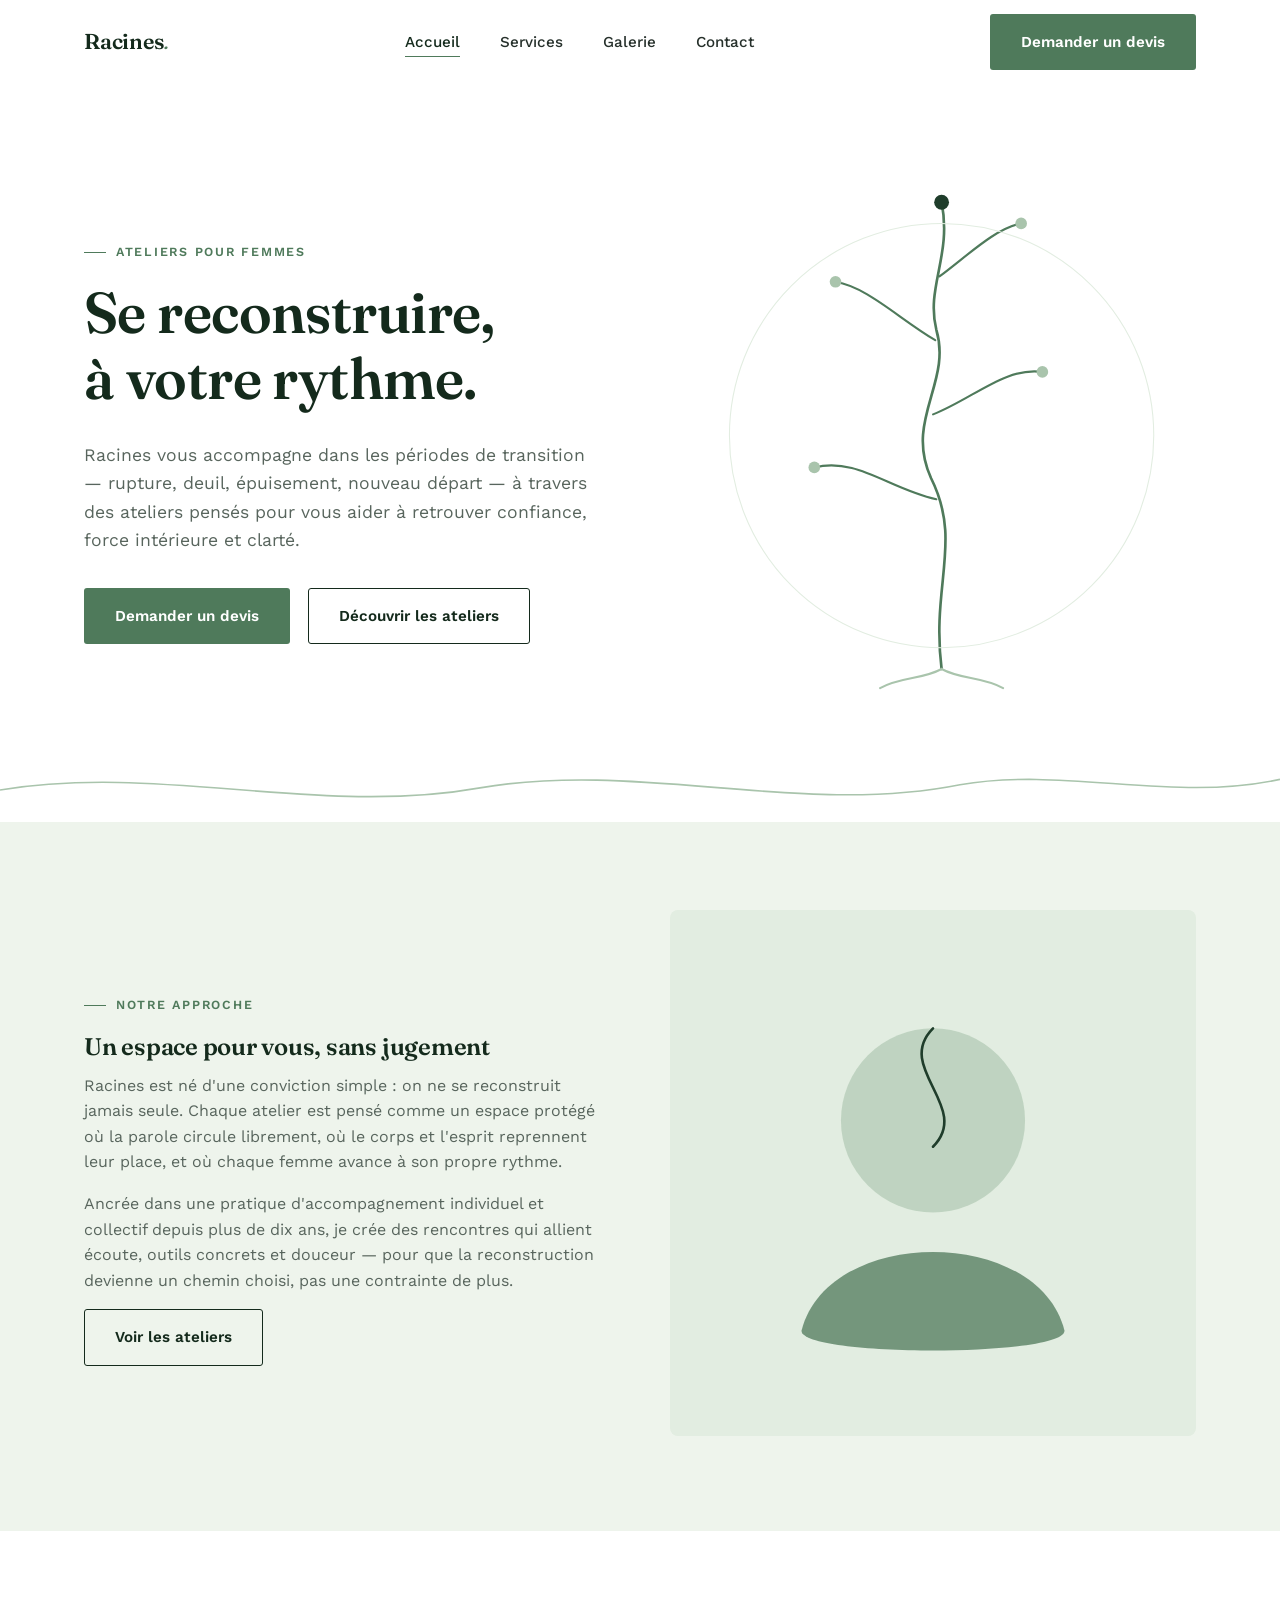
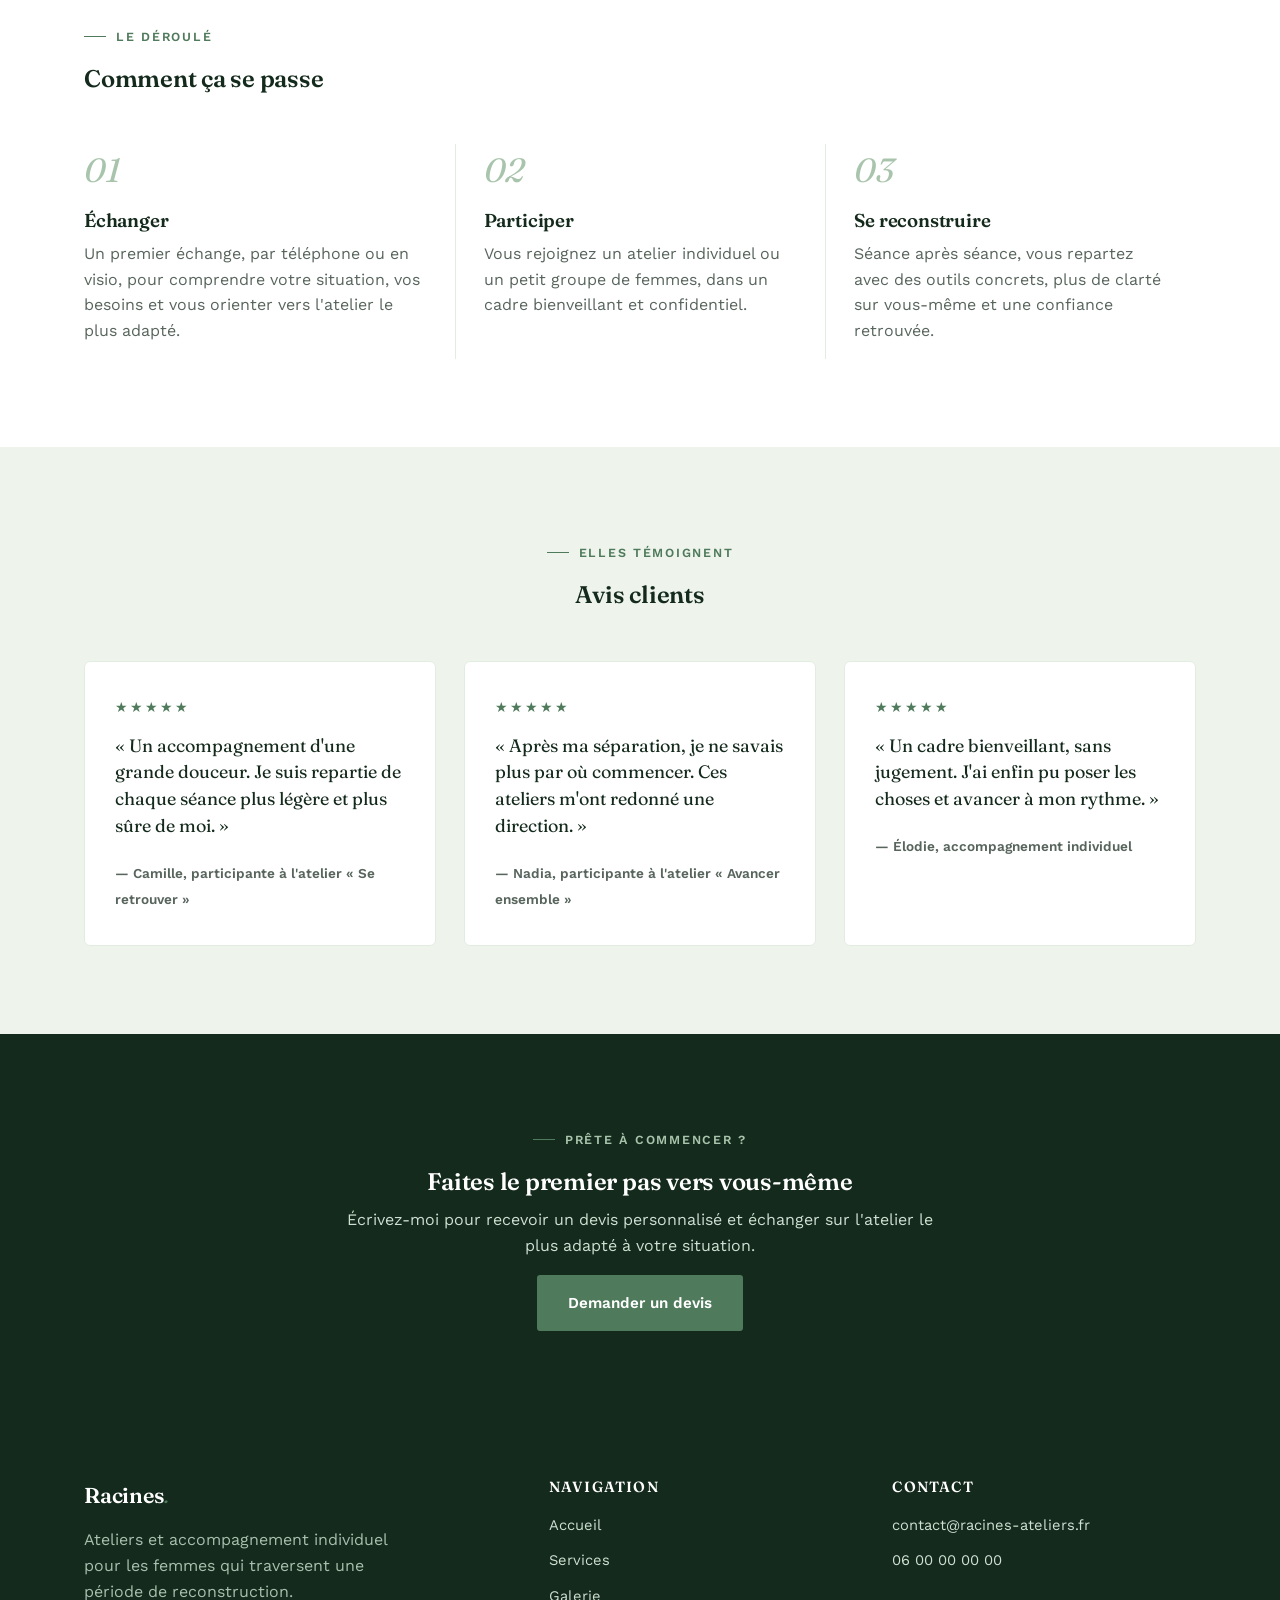
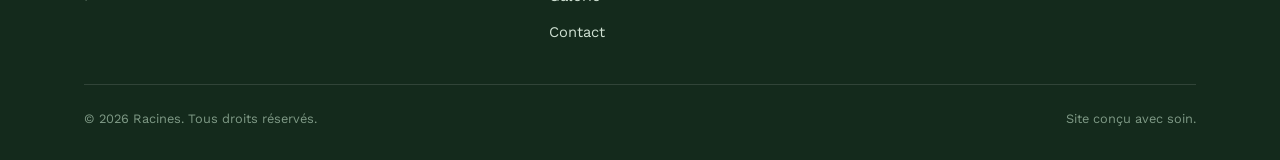
<file: index.html>
<!DOCTYPE html>
<html lang="fr">
<head>
<meta charset="UTF-8">
<meta name="viewport" content="width=device-width, initial-scale=1.0">
<title>Racines — Ateliers pour femmes en reconstruction</title>
<meta name="description" content="Racines accompagne les femmes qui traversent une période de transition à travers des ateliers pour retrouver confiance, force et clarté.">
<link rel="preconnect" href="https://fonts.googleapis.com">
<link rel="preconnect" href="https://fonts.gstatic.com" crossorigin>
<link href="https://fonts.googleapis.com/css2?family=Fraunces:ital,wght@0,300;0,500;0,600;1,400&family=Work+Sans:wght@400;500;600&display=swap" rel="stylesheet">
<link rel="stylesheet" href="style.css">
</head>
<body>

<header class="site-header">
  <div class="container">
    <a href="index.html" class="logo">Racines<span>.</span></a>
    <nav>
      <ul class="nav-links">
        <li><a href="index.html" aria-current="page">Accueil</a></li>
        <li><a href="services.html">Services</a></li>
        <li><a href="galerie.html">Galerie</a></li>
        <li><a href="contact.html">Contact</a></li>
      </ul>
    </nav>
    <div class="nav-cta">
      <a href="contact.html" class="btn btn-primary">Demander un devis</a>
      <button class="nav-toggle" aria-label="Ouvrir le menu" aria-expanded="false">
        <span></span><span></span><span></span>
      </button>
    </div>
  </div>
</header>

<main>

  <!-- HERO -->
  <section class="hero">
    <div class="container">
      <div class="hero-text">
        <p class="eyebrow">Ateliers pour femmes</p>
        <h1>Se reconstruire,<br>à votre rythme.</h1>
        <p class="lede">Racines vous accompagne dans les périodes de transition — rupture, deuil, épuisement, nouveau départ — à travers des ateliers pensés pour vous aider à retrouver confiance, force intérieure et clarté.</p>
        <div class="hero-actions">
          <a href="contact.html" class="btn btn-primary">Demander un devis</a>
          <a href="services.html" class="btn btn-ghost">Découvrir les ateliers</a>
        </div>
      </div>
      <div class="hero-art" aria-hidden="true">
        <svg viewBox="0 0 480 480" fill="none" xmlns="http://www.w3.org/2000/svg">
          <path d="M240,460 C230,380 260,340 230,280 C205,225 250,190 235,140 C225,100 250,70 240,20"
                stroke="#4f7a5b" stroke-width="2.5" stroke-linecap="round"/>
          <path d="M240,460 C222,470 202,467 182,478" stroke="#a9c4ac" stroke-width="2" stroke-linecap="round"/>
          <path d="M240,460 C258,470 278,467 298,478" stroke="#a9c4ac" stroke-width="2" stroke-linecap="round"/>
          <path d="M235,300 C190,290 160,260 120,270" stroke="#4f7a5b" stroke-width="2" stroke-linecap="round"/>
          <path d="M232,220 C270,205 300,175 335,180" stroke="#4f7a5b" stroke-width="2" stroke-linecap="round"/>
          <path d="M234,150 C200,130 170,100 140,95" stroke="#4f7a5b" stroke-width="2" stroke-linecap="round"/>
          <path d="M238,90 C265,70 290,45 315,40" stroke="#4f7a5b" stroke-width="2" stroke-linecap="round"/>
          <circle cx="120" cy="270" r="5.5" fill="#a9c4ac"/>
          <circle cx="335" cy="180" r="5.5" fill="#a9c4ac"/>
          <circle cx="140" cy="95" r="5.5" fill="#a9c4ac"/>
          <circle cx="315" cy="40" r="5.5" fill="#a9c4ac"/>
          <circle cx="240" cy="20" r="7" fill="#1f3d2b"/>
          <circle cx="240" cy="240" r="200" stroke="#e2ede1" stroke-width="1"/>
        </svg>
      </div>
    </div>
  </section>

  <svg class="branch-divider" viewBox="0 0 1200 60" preserveAspectRatio="none" aria-hidden="true">
    <path d="M0,30 C150,5 300,55 450,28 C600,2 750,55 900,25 C1000,8 1100,42 1200,20"
          fill="none" stroke-width="1.5"/>
  </svg>

  <!-- PHILOSOPHIE -->
  <section class="bg-mist">
    <div class="container">
      <div class="grid grid-2" style="align-items:center; gap:60px;">
        <div class="reveal">
          <p class="eyebrow">Notre approche</p>
          <h2>Un espace pour vous, sans jugement</h2>
          <p>Racines est né d'une conviction simple&nbsp;: on ne se reconstruit jamais seule. Chaque atelier est pensé comme un espace protégé où la parole circule librement, où le corps et l'esprit reprennent leur place, et où chaque femme avance à son propre rythme.</p>
          <p>Ancrée dans une pratique d'accompagnement individuel et collectif depuis plus de dix ans, je crée des rencontres qui allient écoute, outils concrets et douceur — pour que la reconstruction devienne un chemin choisi, pas une contrainte de plus.</p>
          <a href="services.html" class="btn btn-ghost">Voir les ateliers</a>
        </div>
        <div class="reveal" aria-hidden="true">
          <svg viewBox="0 0 400 400" width="100%" xmlns="http://www.w3.org/2000/svg">
            <rect x="0" y="0" width="400" height="400" rx="6" fill="#e2ede1"/>
            <circle cx="200" cy="160" r="70" fill="#a9c4ac" opacity="0.6"/>
            <path d="M100,320 C120,240 280,240 300,320 C300,340 100,340 100,320 Z" fill="#4f7a5b" opacity="0.75"/>
            <path d="M200,90 C170,120 230,150 200,180" stroke="#1f3d2b" stroke-width="2" fill="none" stroke-linecap="round"/>
          </svg>
        </div>
      </div>
    </div>
  </section>

  <!-- COMMENT CA SE PASSE -->
  <section>
    <div class="container">
      <div class="section-head reveal">
        <p class="eyebrow">Le déroulé</p>
        <h2>Comment ça se passe</h2>
      </div>
      <div class="steps">
        <div class="step reveal">
          <span class="num">01</span>
          <h3>Échanger</h3>
          <p>Un premier échange, par téléphone ou en visio, pour comprendre votre situation, vos besoins et vous orienter vers l'atelier le plus adapté.</p>
        </div>
        <div class="step reveal">
          <span class="num">02</span>
          <h3>Participer</h3>
          <p>Vous rejoignez un atelier individuel ou un petit groupe de femmes, dans un cadre bienveillant et confidentiel.</p>
        </div>
        <div class="step reveal">
          <span class="num">03</span>
          <h3>Se reconstruire</h3>
          <p>Séance après séance, vous repartez avec des outils concrets, plus de clarté sur vous-même et une confiance retrouvée.</p>
        </div>
      </div>
    </div>
  </section>

  <!-- AVIS CLIENTS -->
  <section class="bg-mist">
    <div class="container">
      <div class="section-head center reveal">
        <p class="eyebrow" style="justify-content:center;">Elles témoignent</p>
        <h2>Avis clients</h2>
      </div>
      <div class="grid grid-3">
        <div class="testimonial reveal">
          <div class="stars">★★★★★</div>
          <blockquote>« Un accompagnement d'une grande douceur. Je suis repartie de chaque séance plus légère et plus sûre de moi. »</blockquote>
          <cite>— Camille, participante à l'atelier « Se retrouver »</cite>
        </div>
        <div class="testimonial reveal">
          <div class="stars">★★★★★</div>
          <blockquote>« Après ma séparation, je ne savais plus par où commencer. Ces ateliers m'ont redonné une direction. »</blockquote>
          <cite>— Nadia, participante à l'atelier « Avancer ensemble »</cite>
        </div>
        <div class="testimonial reveal">
          <div class="stars">★★★★★</div>
          <blockquote>« Un cadre bienveillant, sans jugement. J'ai enfin pu poser les choses et avancer à mon rythme. »</blockquote>
          <cite>— Élodie, accompagnement individuel</cite>
        </div>
      </div>
    </div>
  </section>

  <!-- CTA FINAL -->
  <section class="bg-forest">
    <div class="container" style="text-align:center; max-width:640px;">
      <p class="eyebrow" style="justify-content:center; color:#a9c4ac;">Prête à commencer&nbsp;?</p>
      <h2>Faites le premier pas vers vous-même</h2>
      <p>Écrivez-moi pour recevoir un devis personnalisé et échanger sur l'atelier le plus adapté à votre situation.</p>
      <a href="contact.html" class="btn btn-primary">Demander un devis</a>
    </div>
  </section>

</main>

<footer class="site-footer">
  <div class="container">
    <div class="footer-top">
      <div>
        <a href="index.html" class="logo">Racines<span>.</span></a>
        <p>Ateliers et accompagnement individuel pour les femmes qui traversent une période de reconstruction.</p>
      </div>
      <div class="footer-col">
        <h4>Navigation</h4>
        <ul>
          <li><a href="index.html">Accueil</a></li>
          <li><a href="services.html">Services</a></li>
          <li><a href="galerie.html">Galerie</a></li>
          <li><a href="contact.html">Contact</a></li>
        </ul>
      </div>
      <div class="footer-col">
        <h4>Contact</h4>
        <ul>
          <li><a href="mailto:contact@racines-ateliers.fr">contact@racines-ateliers.fr</a></li>
          <li><a href="tel:+33600000000">06 00 00 00 00</a></li>
        </ul>
      </div>
    </div>
    <div class="footer-bottom">
      <span>© 2026 Racines. Tous droits réservés.</span>
      <span>Site conçu avec soin.</span>
    </div>
  </div>
</footer>

<script src="script.js"></script>
</body>
</html>
</file>
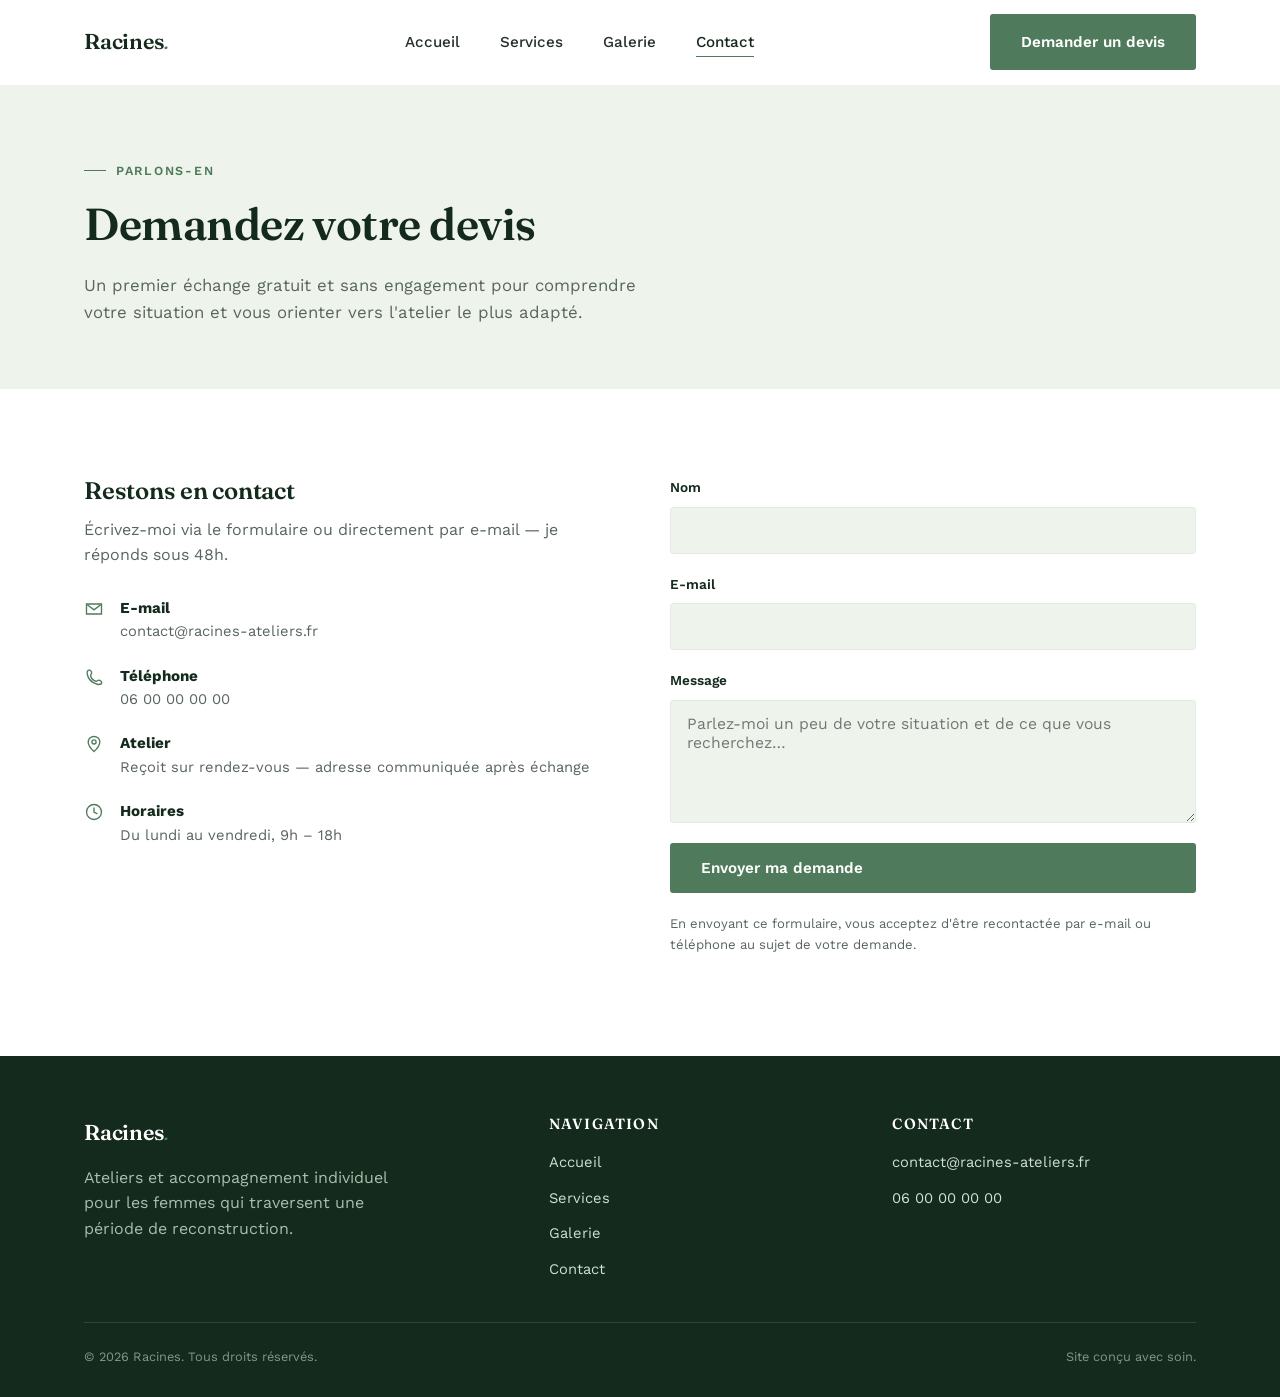
<file: contact.html>
<!DOCTYPE html>
<html lang="fr">
<head>
<meta charset="UTF-8">
<meta name="viewport" content="width=device-width, initial-scale=1.0">
<title>Contact — Racines, ateliers pour femmes</title>
<meta name="description" content="Contactez Racines pour demander un devis ou échanger sur l'atelier le plus adapté à votre situation.">
<link rel="preconnect" href="https://fonts.googleapis.com">
<link rel="preconnect" href="https://fonts.gstatic.com" crossorigin>
<link href="https://fonts.googleapis.com/css2?family=Fraunces:ital,wght@0,300;0,500;0,600;1,400&family=Work+Sans:wght@400;500;600&display=swap" rel="stylesheet">
<link rel="stylesheet" href="style.css">
</head>
<body>

<header class="site-header">
  <div class="container">
    <a href="index.html" class="logo">Racines<span>.</span></a>
    <nav>
      <ul class="nav-links">
        <li><a href="index.html">Accueil</a></li>
        <li><a href="services.html">Services</a></li>
        <li><a href="galerie.html">Galerie</a></li>
        <li><a href="contact.html" aria-current="page">Contact</a></li>
      </ul>
    </nav>
    <div class="nav-cta">
      <a href="contact.html" class="btn btn-primary">Demander un devis</a>
      <button class="nav-toggle" aria-label="Ouvrir le menu" aria-expanded="false">
        <span></span><span></span><span></span>
      </button>
    </div>
  </div>
</header>

<main>

  <section class="page-header">
    <div class="container">
      <p class="eyebrow">Parlons-en</p>
      <h1>Demandez votre devis</h1>
      <p class="lede">Un premier échange gratuit et sans engagement pour comprendre votre situation et vous orienter vers l'atelier le plus adapté.</p>
    </div>
  </section>

  <section>
    <div class="container">
      <div class="contact-wrap">

        <div class="reveal">
          <h2>Restons en contact</h2>
          <p>Écrivez-moi via le formulaire ou directement par e-mail — je réponds sous 48h.</p>
          <ul class="info-list">
            <li>
              <svg class="ico" viewBox="0 0 24 24" fill="none" xmlns="http://www.w3.org/2000/svg"><path d="M3,6 L21,6 L21,18 L3,18 Z" stroke="currentColor" stroke-width="1.6"/><path d="M4,7 L12,13 L20,7" stroke="currentColor" stroke-width="1.6"/></svg>
              <span><strong>E-mail</strong><span>contact@racines-ateliers.fr</span></span>
            </li>
            <li>
              <svg class="ico" viewBox="0 0 24 24" fill="none" xmlns="http://www.w3.org/2000/svg"><path d="M5,4 C5,4 8,3 9,6 C10,9 7,9 8,11 C9,14 11,16 14,17 C16,18 16,15 19,16 C22,17 21,20 21,20 C21,20 18,22 14,20 C9,18 5,14 4,9 C3,6 5,4 5,4 Z" stroke="currentColor" stroke-width="1.6" stroke-linejoin="round"/></svg>
              <span><strong>Téléphone</strong><span>06 00 00 00 00</span></span>
            </li>
            <li>
              <svg class="ico" viewBox="0 0 24 24" fill="none" xmlns="http://www.w3.org/2000/svg"><path d="M12,21 C12,21 5,14.5 5,9.5 C5,5.9 8.1,3 12,3 C15.9,3 19,5.9 19,9.5 C19,14.5 12,21 12,21 Z" stroke="currentColor" stroke-width="1.6"/><circle cx="12" cy="9.5" r="2.5" stroke="currentColor" stroke-width="1.6"/></svg>
              <span><strong>Atelier</strong><span>Reçoit sur rendez-vous — adresse communiquée après échange</span></span>
            </li>
            <li>
              <svg class="ico" viewBox="0 0 24 24" fill="none" xmlns="http://www.w3.org/2000/svg"><circle cx="12" cy="12" r="9" stroke="currentColor" stroke-width="1.6"/><path d="M12,7 L12,12 L15.5,14" stroke="currentColor" stroke-width="1.6" stroke-linecap="round"/></svg>
              <span><strong>Horaires</strong><span>Du lundi au vendredi, 9h – 18h</span></span>
            </li>
          </ul>
        </div>

        <div class="reveal">
          <form class="contact-form" novalidate>
            <div class="field">
              <label for="nom">Nom</label>
              <input type="text" id="nom" name="nom" autocomplete="name" required>
            </div>
            <div class="field">
              <label for="email">E-mail</label>
              <input type="email" id="email" name="email" autocomplete="email" required>
            </div>
            <div class="field">
              <label for="message">Message</label>
              <textarea id="message" name="message" rows="5" required placeholder="Parlez-moi un peu de votre situation et de ce que vous recherchez…"></textarea>
            </div>
            <button type="submit" class="btn btn-primary">Envoyer ma demande</button>
            <p class="form-note">En envoyant ce formulaire, vous acceptez d'être recontactée par e-mail ou téléphone au sujet de votre demande.</p>
            <div class="form-success" role="status">
              <span>✓ Merci ! Votre message a bien été envoyé, je reviens vers vous sous 48h.</span>
            </div>
          </form>
        </div>

      </div>
    </div>
  </section>

</main>

<footer class="site-footer">
  <div class="container">
    <div class="footer-top">
      <div>
        <a href="index.html" class="logo">Racines<span>.</span></a>
        <p>Ateliers et accompagnement individuel pour les femmes qui traversent une période de reconstruction.</p>
      </div>
      <div class="footer-col">
        <h4>Navigation</h4>
        <ul>
          <li><a href="index.html">Accueil</a></li>
          <li><a href="services.html">Services</a></li>
          <li><a href="galerie.html">Galerie</a></li>
          <li><a href="contact.html">Contact</a></li>
        </ul>
      </div>
      <div class="footer-col">
        <h4>Contact</h4>
        <ul>
          <li><a href="mailto:contact@racines-ateliers.fr">contact@racines-ateliers.fr</a></li>
          <li><a href="tel:+33600000000">06 00 00 00 00</a></li>
        </ul>
      </div>
    </div>
    <div class="footer-bottom">
      <span>© 2026 Racines. Tous droits réservés.</span>
      <span>Site conçu avec soin.</span>
    </div>
  </div>
</footer>

<script src="script.js"></script>
</body>
</html>
</file>
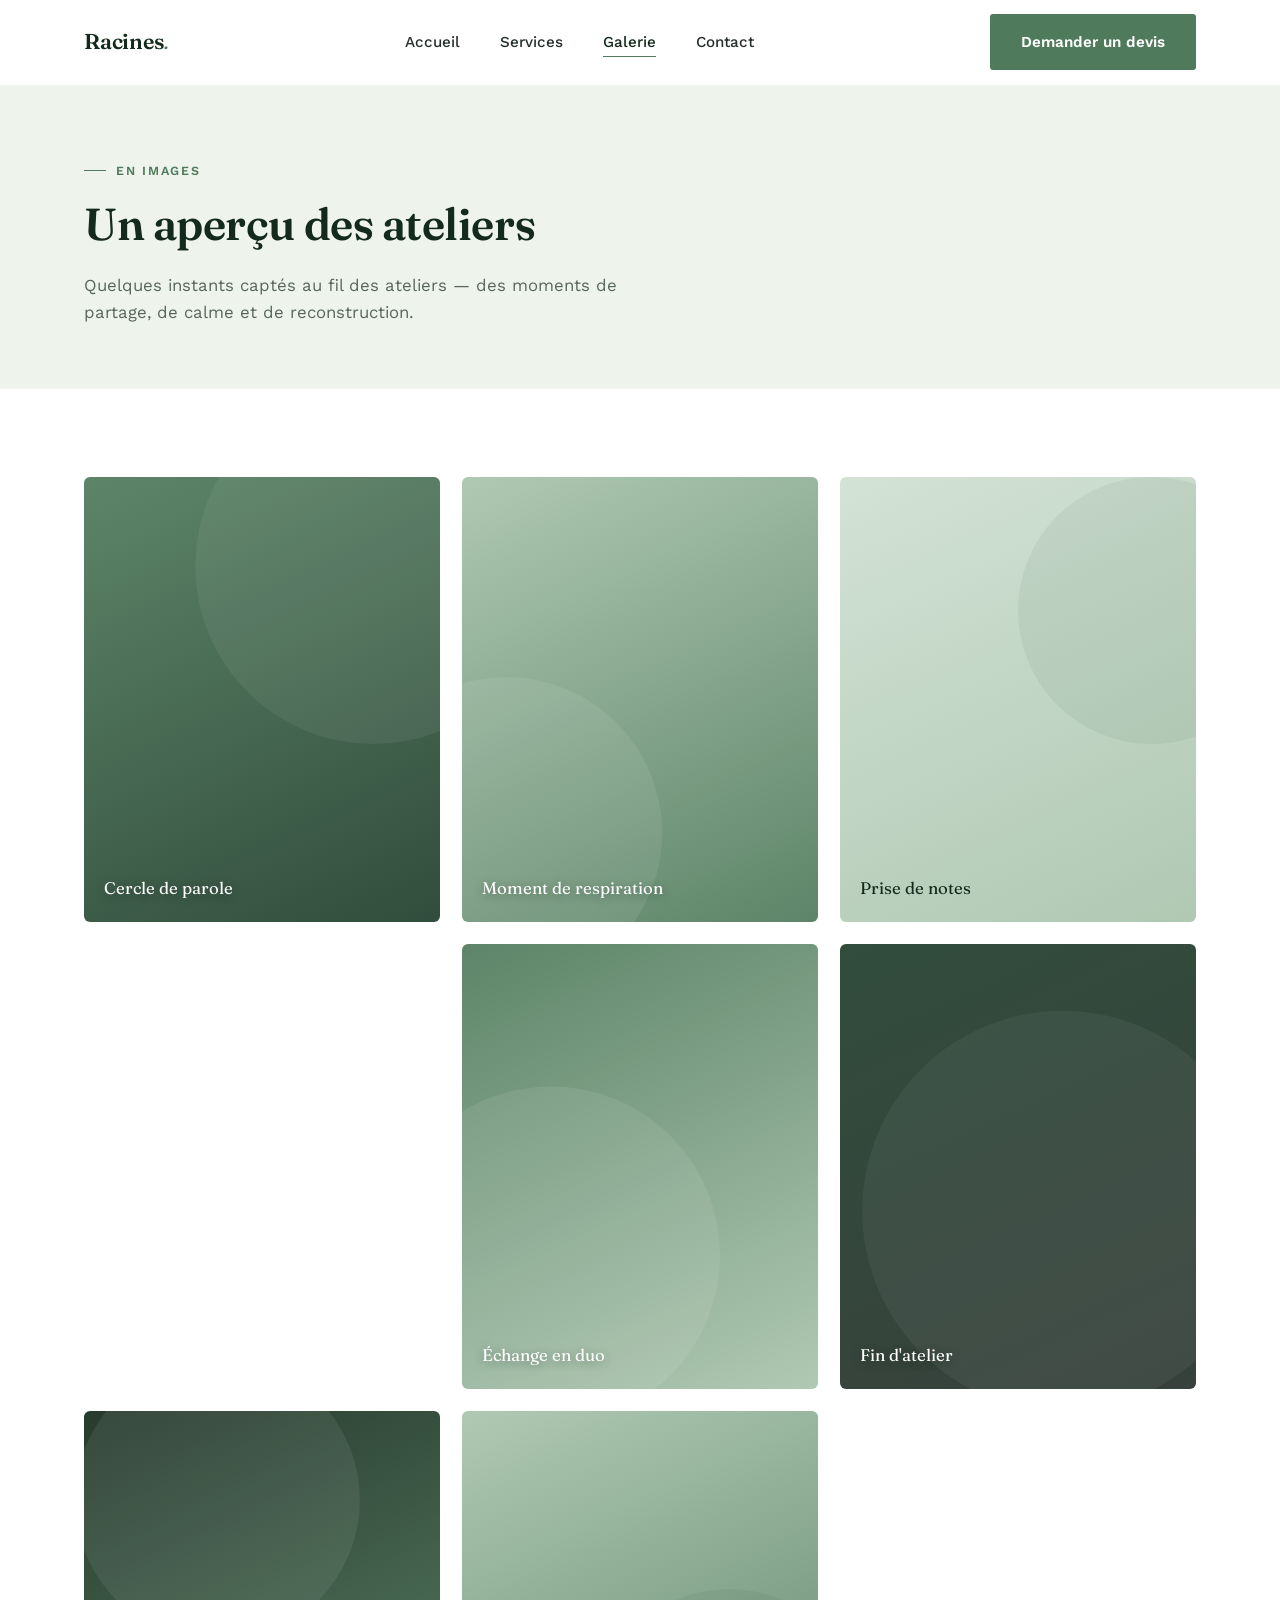
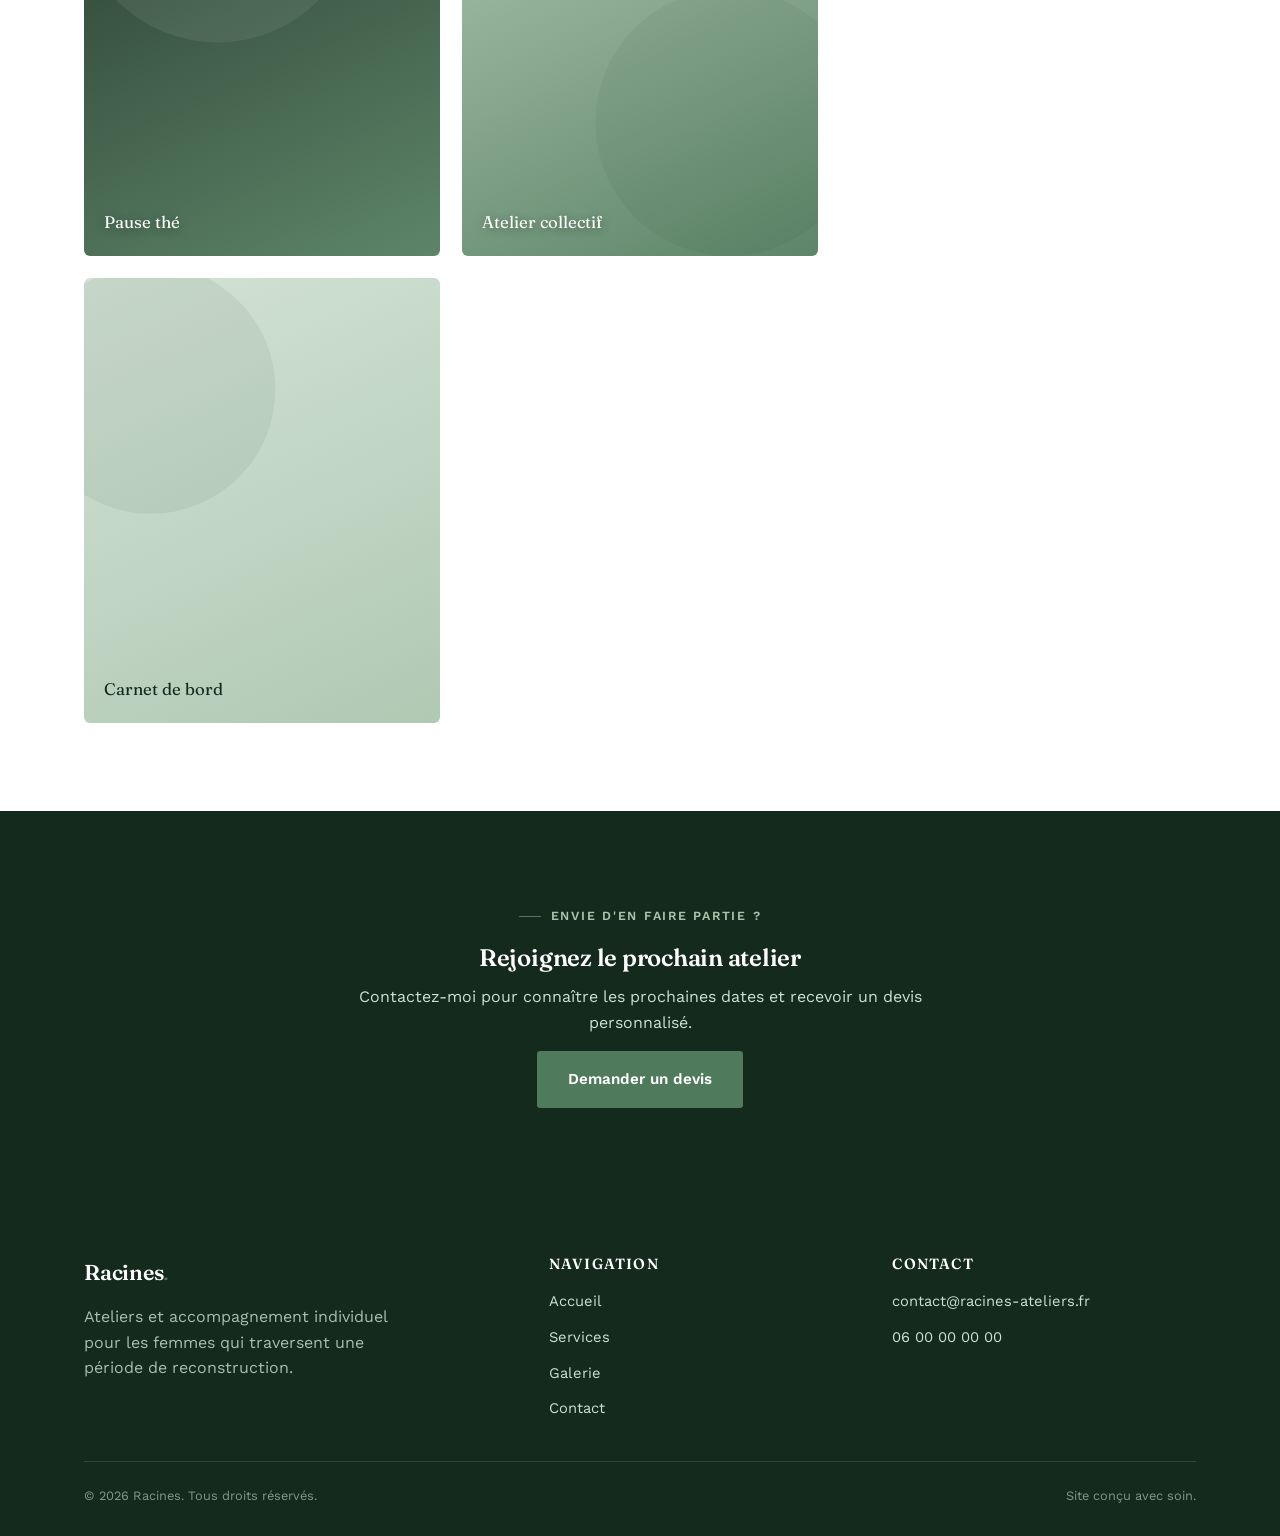
<file: galerie.html>
<!DOCTYPE html>
<html lang="fr">
<head>
<meta charset="UTF-8">
<meta name="viewport" content="width=device-width, initial-scale=1.0">
<title>Galerie — Racines, ateliers pour femmes</title>
<meta name="description" content="Un aperçu en images des ateliers Racines : moments de partage, de respiration et de reconstruction.">
<link rel="preconnect" href="https://fonts.googleapis.com">
<link rel="preconnect" href="https://fonts.gstatic.com" crossorigin>
<link href="https://fonts.googleapis.com/css2?family=Fraunces:ital,wght@0,300;0,500;0,600;1,400&family=Work+Sans:wght@400;500;600&display=swap" rel="stylesheet">
<link rel="stylesheet" href="style.css">
</head>
<body>

<header class="site-header">
  <div class="container">
    <a href="index.html" class="logo">Racines<span>.</span></a>
    <nav>
      <ul class="nav-links">
        <li><a href="index.html">Accueil</a></li>
        <li><a href="services.html">Services</a></li>
        <li><a href="galerie.html" aria-current="page">Galerie</a></li>
        <li><a href="contact.html">Contact</a></li>
      </ul>
    </nav>
    <div class="nav-cta">
      <a href="contact.html" class="btn btn-primary">Demander un devis</a>
      <button class="nav-toggle" aria-label="Ouvrir le menu" aria-expanded="false">
        <span></span><span></span><span></span>
      </button>
    </div>
  </div>
</header>

<main>

  <section class="page-header">
    <div class="container">
      <p class="eyebrow">En images</p>
      <h1>Un aperçu des ateliers</h1>
      <p class="lede">Quelques instants captés au fil des ateliers — des moments de partage, de calme et de reconstruction.</p>
    </div>
  </section>

  <section>
    <div class="container">
      <!--
        Remplacer les tuiles ci-dessous par de vraies photographies des ateliers
        (format portrait conseillé, environ 800×1000px, poids optimisé pour le web).
      -->
      <div class="gallery-grid">
        <div class="gallery-tile g1 tall reveal">
          <svg viewBox="0 0 100 100" preserveAspectRatio="xMidYMid slice"><circle cx="75" cy="20" r="40" fill="#ffffff" opacity="0.06"/></svg>
          <span>Cercle de parole</span>
        </div>
        <div class="gallery-tile g2 reveal">
          <svg viewBox="0 0 100 100" preserveAspectRatio="xMidYMid slice"><circle cx="20" cy="80" r="35" fill="#ffffff" opacity="0.08"/></svg>
          <span>Moment de respiration</span>
        </div>
        <div class="gallery-tile g4 reveal">
          <svg viewBox="0 0 100 100" preserveAspectRatio="xMidYMid slice"><circle cx="80" cy="30" r="30" fill="#1f3d2b" opacity="0.06"/></svg>
          <span>Prise de notes</span>
        </div>
        <div class="gallery-tile g5 reveal">
          <svg viewBox="0 0 100 100" preserveAspectRatio="xMidYMid slice"><circle cx="30" cy="70" r="38" fill="#ffffff" opacity="0.08"/></svg>
          <span>Échange en duo</span>
        </div>
        <div class="gallery-tile g3 tall reveal">
          <svg viewBox="0 0 100 100" preserveAspectRatio="xMidYMid slice"><circle cx="60" cy="60" r="45" fill="#ffffff" opacity="0.05"/></svg>
          <span>Fin d'atelier</span>
        </div>
        <div class="gallery-tile g6 reveal">
          <svg viewBox="0 0 100 100" preserveAspectRatio="xMidYMid slice"><circle cx="40" cy="20" r="32" fill="#ffffff" opacity="0.07"/></svg>
          <span>Pause thé</span>
        </div>
        <div class="gallery-tile g2 reveal">
          <svg viewBox="0 0 100 100" preserveAspectRatio="xMidYMid slice"><circle cx="70" cy="70" r="30" fill="#1f3d2b" opacity="0.06"/></svg>
          <span>Atelier collectif</span>
        </div>
        <div class="gallery-tile g4 reveal">
          <svg viewBox="0 0 100 100" preserveAspectRatio="xMidYMid slice"><circle cx="25" cy="25" r="28" fill="#1f3d2b" opacity="0.07"/></svg>
          <span>Carnet de bord</span>
        </div>
      </div>
    </div>
  </section>

  <section class="bg-forest">
    <div class="container" style="text-align:center; max-width:640px;">
      <p class="eyebrow" style="justify-content:center; color:#a9c4ac;">Envie d'en faire partie&nbsp;?</p>
      <h2>Rejoignez le prochain atelier</h2>
      <p>Contactez-moi pour connaître les prochaines dates et recevoir un devis personnalisé.</p>
      <a href="contact.html" class="btn btn-primary">Demander un devis</a>
    </div>
  </section>

</main>

<footer class="site-footer">
  <div class="container">
    <div class="footer-top">
      <div>
        <a href="index.html" class="logo">Racines<span>.</span></a>
        <p>Ateliers et accompagnement individuel pour les femmes qui traversent une période de reconstruction.</p>
      </div>
      <div class="footer-col">
        <h4>Navigation</h4>
        <ul>
          <li><a href="index.html">Accueil</a></li>
          <li><a href="services.html">Services</a></li>
          <li><a href="galerie.html">Galerie</a></li>
          <li><a href="contact.html">Contact</a></li>
        </ul>
      </div>
      <div class="footer-col">
        <h4>Contact</h4>
        <ul>
          <li><a href="mailto:contact@racines-ateliers.fr">contact@racines-ateliers.fr</a></li>
          <li><a href="tel:+33600000000">06 00 00 00 00</a></li>
        </ul>
      </div>
    </div>
    <div class="footer-bottom">
      <span>© 2026 Racines. Tous droits réservés.</span>
      <span>Site conçu avec soin.</span>
    </div>
  </div>
</footer>

<script src="script.js"></script>
</body>
</html>
</file>
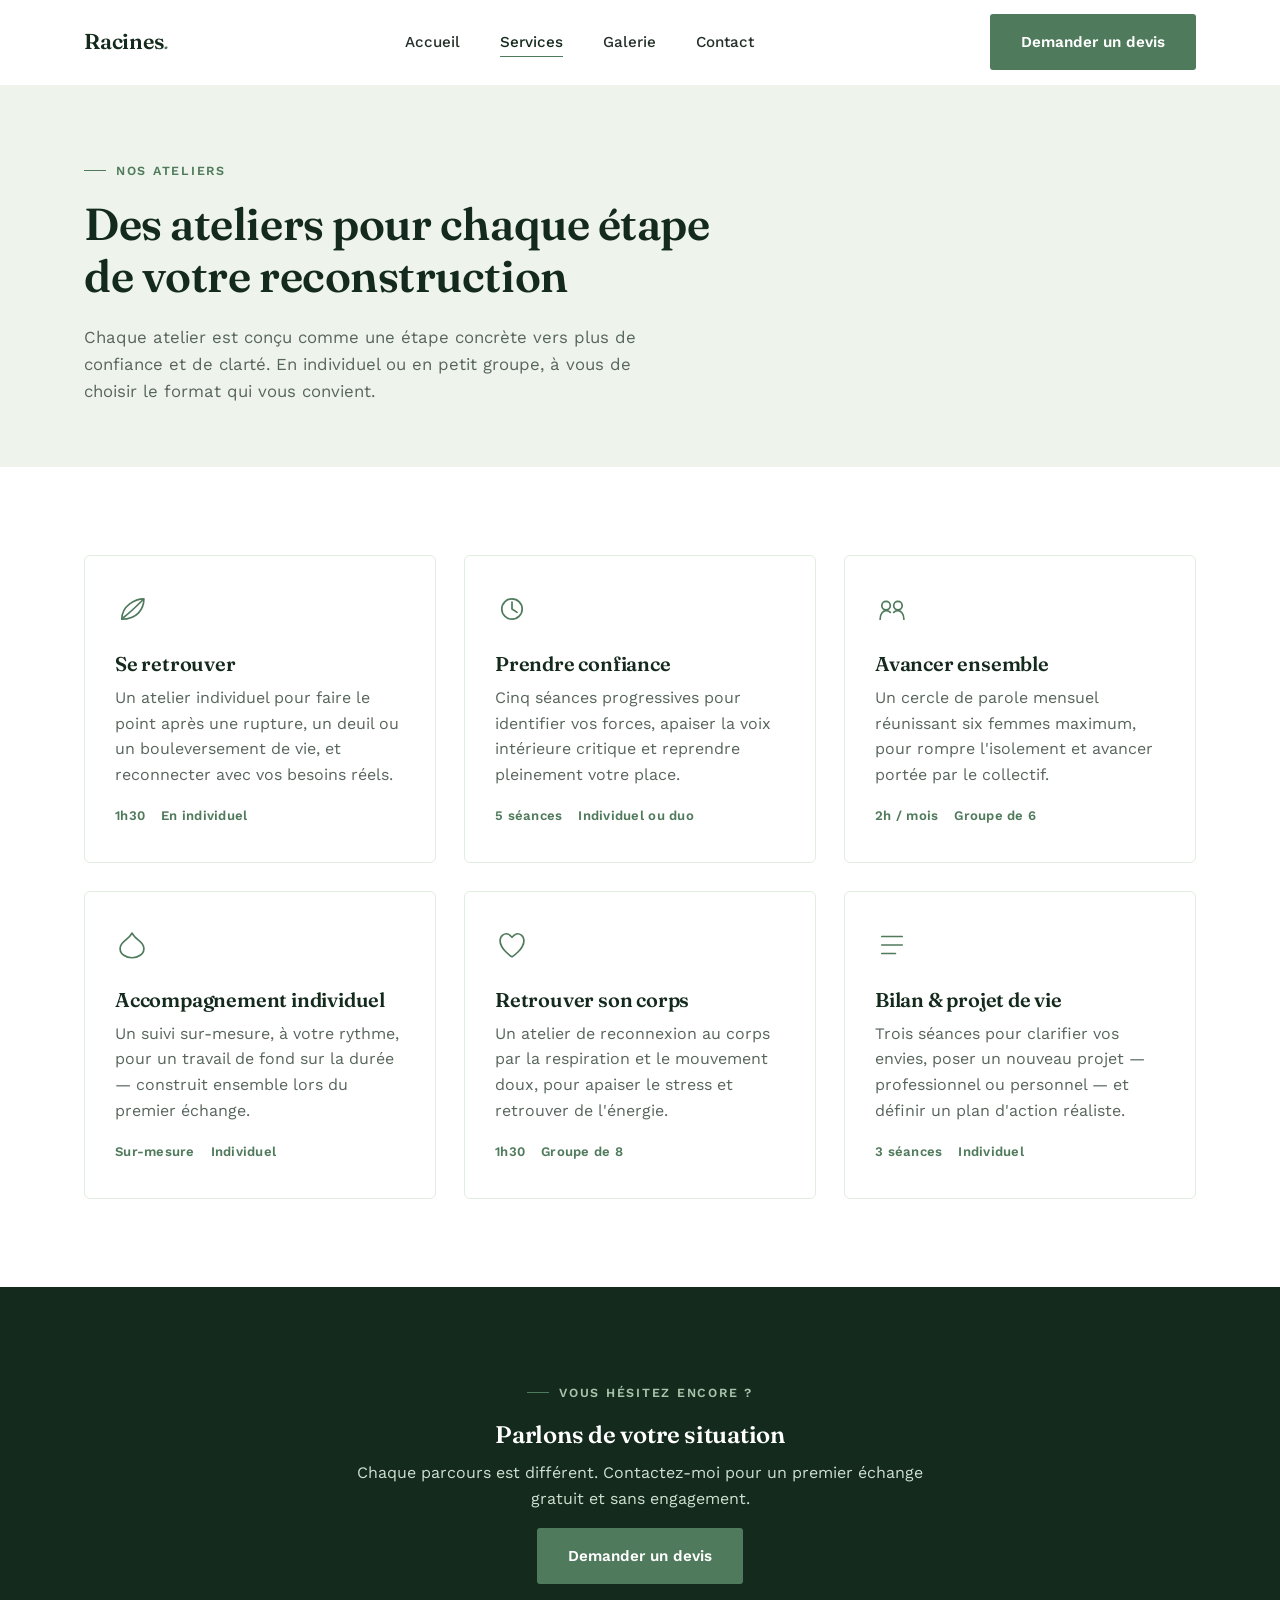
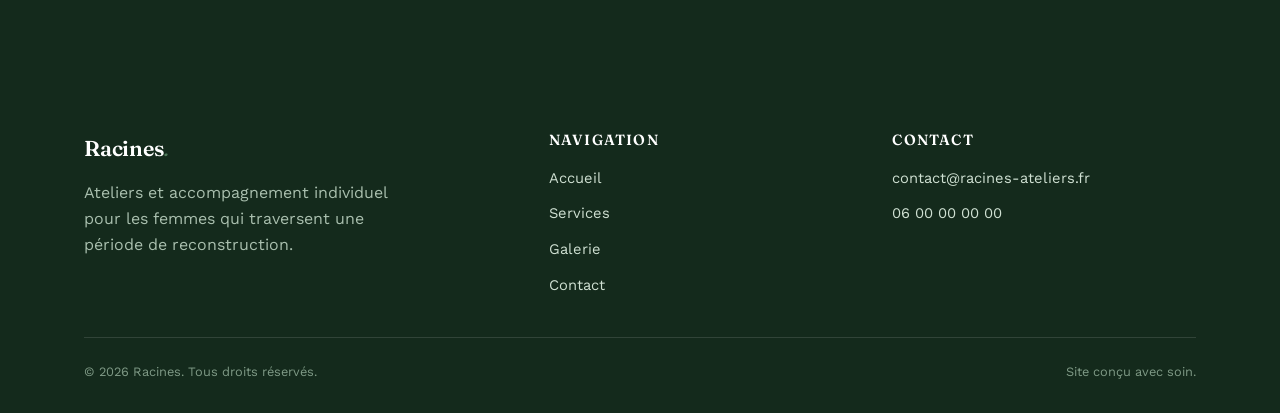
<file: services.html>
<!DOCTYPE html>
<html lang="fr">
<head>
<meta charset="UTF-8">
<meta name="viewport" content="width=device-width, initial-scale=1.0">
<title>Services — Racines, ateliers pour femmes</title>
<meta name="description" content="Découvrez les ateliers Racines : se retrouver, prendre confiance, avancer ensemble, et l'accompagnement individuel.">
<link rel="preconnect" href="https://fonts.googleapis.com">
<link rel="preconnect" href="https://fonts.gstatic.com" crossorigin>
<link href="https://fonts.googleapis.com/css2?family=Fraunces:ital,wght@0,300;0,500;0,600;1,400&family=Work+Sans:wght@400;500;600&display=swap" rel="stylesheet">
<link rel="stylesheet" href="style.css">
</head>
<body>

<header class="site-header">
  <div class="container">
    <a href="index.html" class="logo">Racines<span>.</span></a>
    <nav>
      <ul class="nav-links">
        <li><a href="index.html">Accueil</a></li>
        <li><a href="services.html" aria-current="page">Services</a></li>
        <li><a href="galerie.html">Galerie</a></li>
        <li><a href="contact.html">Contact</a></li>
      </ul>
    </nav>
    <div class="nav-cta">
      <a href="contact.html" class="btn btn-primary">Demander un devis</a>
      <button class="nav-toggle" aria-label="Ouvrir le menu" aria-expanded="false">
        <span></span><span></span><span></span>
      </button>
    </div>
  </div>
</header>

<main>

  <section class="page-header">
    <div class="container">
      <p class="eyebrow">Nos ateliers</p>
      <h1>Des ateliers pour chaque étape de votre reconstruction</h1>
      <p class="lede">Chaque atelier est conçu comme une étape concrète vers plus de confiance et de clarté. En individuel ou en petit groupe, à vous de choisir le format qui vous convient.</p>
    </div>
  </section>

  <section>
    <div class="container">
      <div class="grid grid-3">

        <div class="card reveal">
          <svg class="leaf-icon" viewBox="0 0 40 40" fill="none" xmlns="http://www.w3.org/2000/svg">
            <path d="M8,32 C8,16 24,8 34,8 C34,20 26,32 8,32Z" stroke="currentColor" stroke-width="2" stroke-linejoin="round"/>
            <path d="M10,30 C18,24 24,18 32,10" stroke="currentColor" stroke-width="2" stroke-linecap="round"/>
          </svg>
          <h3>Se retrouver</h3>
          <p>Un atelier individuel pour faire le point après une rupture, un deuil ou un bouleversement de vie, et reconnecter avec vos besoins réels.</p>
          <div class="meta"><span>1h30</span><span>En individuel</span></div>
        </div>

        <div class="card reveal">
          <svg class="leaf-icon" viewBox="0 0 40 40" fill="none" xmlns="http://www.w3.org/2000/svg">
            <circle cx="20" cy="20" r="12" stroke="currentColor" stroke-width="2"/>
            <path d="M20,12 L20,20 L26,24" stroke="currentColor" stroke-width="2" stroke-linecap="round" stroke-linejoin="round"/>
          </svg>
          <h3>Prendre confiance</h3>
          <p>Cinq séances progressives pour identifier vos forces, apaiser la voix intérieure critique et reprendre pleinement votre place.</p>
          <div class="meta"><span>5 séances</span><span>Individuel ou duo</span></div>
        </div>

        <div class="card reveal">
          <svg class="leaf-icon" viewBox="0 0 40 40" fill="none" xmlns="http://www.w3.org/2000/svg">
            <circle cx="13" cy="16" r="5" stroke="currentColor" stroke-width="2"/>
            <circle cx="27" cy="16" r="5" stroke="currentColor" stroke-width="2"/>
            <path d="M6,32 C6,25 10,22 13,22 C16,22 18,24 18,24" stroke="currentColor" stroke-width="2" stroke-linecap="round"/>
            <path d="M34,32 C34,25 30,22 27,22 C24,22 22,24 22,24" stroke="currentColor" stroke-width="2" stroke-linecap="round"/>
          </svg>
          <h3>Avancer ensemble</h3>
          <p>Un cercle de parole mensuel réunissant six femmes maximum, pour rompre l'isolement et avancer portée par le collectif.</p>
          <div class="meta"><span>2h / mois</span><span>Groupe de 6</span></div>
        </div>

        <div class="card reveal">
          <svg class="leaf-icon" viewBox="0 0 40 40" fill="none" xmlns="http://www.w3.org/2000/svg">
            <path d="M20,6 C24,14 34,16 34,24 C34,31 27,35 20,35 C13,35 6,31 6,24 C6,16 16,14 20,6Z" stroke="currentColor" stroke-width="2" stroke-linejoin="round"/>
          </svg>
          <h3>Accompagnement individuel</h3>
          <p>Un suivi sur-mesure, à votre rythme, pour un travail de fond sur la durée — construit ensemble lors du premier échange.</p>
          <div class="meta"><span>Sur-mesure</span><span>Individuel</span></div>
        </div>

        <div class="card reveal">
          <svg class="leaf-icon" viewBox="0 0 40 40" fill="none" xmlns="http://www.w3.org/2000/svg">
            <path d="M20,34 C20,34 6,25 6,15 C6,9 11,6 15,7 C18,8 20,11 20,11 C20,11 22,8 25,7 C29,6 34,9 34,15 C34,25 20,34 20,34Z" stroke="currentColor" stroke-width="2" stroke-linejoin="round"/>
          </svg>
          <h3>Retrouver son corps</h3>
          <p>Un atelier de reconnexion au corps par la respiration et le mouvement doux, pour apaiser le stress et retrouver de l'énergie.</p>
          <div class="meta"><span>1h30</span><span>Groupe de 8</span></div>
        </div>

        <div class="card reveal">
          <svg class="leaf-icon" viewBox="0 0 40 40" fill="none" xmlns="http://www.w3.org/2000/svg">
            <path d="M8,10 L32,10" stroke="currentColor" stroke-width="2" stroke-linecap="round"/>
            <path d="M8,20 L32,20" stroke="currentColor" stroke-width="2" stroke-linecap="round"/>
            <path d="M8,30 L24,30" stroke="currentColor" stroke-width="2" stroke-linecap="round"/>
          </svg>
          <h3>Bilan &amp; projet de vie</h3>
          <p>Trois séances pour clarifier vos envies, poser un nouveau projet — professionnel ou personnel — et définir un plan d'action réaliste.</p>
          <div class="meta"><span>3 séances</span><span>Individuel</span></div>
        </div>

      </div>
    </div>
  </section>

  <section class="bg-forest">
    <div class="container" style="text-align:center; max-width:640px;">
      <p class="eyebrow" style="justify-content:center; color:#a9c4ac;">Vous hésitez encore&nbsp;?</p>
      <h2>Parlons de votre situation</h2>
      <p>Chaque parcours est différent. Contactez-moi pour un premier échange gratuit et sans engagement.</p>
      <a href="contact.html" class="btn btn-primary">Demander un devis</a>
    </div>
  </section>

</main>

<footer class="site-footer">
  <div class="container">
    <div class="footer-top">
      <div>
        <a href="index.html" class="logo">Racines<span>.</span></a>
        <p>Ateliers et accompagnement individuel pour les femmes qui traversent une période de reconstruction.</p>
      </div>
      <div class="footer-col">
        <h4>Navigation</h4>
        <ul>
          <li><a href="index.html">Accueil</a></li>
          <li><a href="services.html">Services</a></li>
          <li><a href="galerie.html">Galerie</a></li>
          <li><a href="contact.html">Contact</a></li>
        </ul>
      </div>
      <div class="footer-col">
        <h4>Contact</h4>
        <ul>
          <li><a href="mailto:contact@racines-ateliers.fr">contact@racines-ateliers.fr</a></li>
          <li><a href="tel:+33600000000">06 00 00 00 00</a></li>
        </ul>
      </div>
    </div>
    <div class="footer-bottom">
      <span>© 2026 Racines. Tous droits réservés.</span>
      <span>Site conçu avec soin.</span>
    </div>
  </div>
</footer>

<script src="script.js"></script>
</body>
</html>
</file>
<file: style.css>
/* ==========================================================================
   Racines — Ateliers de reconstruction pour femmes
   Design tokens
   ========================================================================== */

:root {
  --forest: #1f3d2b;
  --forest-deep: #142a1c;
  --sage: #4f7a5b;
  --sage-light: #a9c4ac;
  --mist: #eef4ec;
  --mist-deep: #e2ede1;
  --white: #ffffff;
  --ink: #26302b;
  --ink-soft: #58655d;

  --font-display: "Fraunces", "Iowan Old Style", serif;
  --font-body: "Work Sans", "Segoe UI", sans-serif;

  --container: 1160px;
  --radius-s: 3px;
  --radius-m: 6px;
  --ease: cubic-bezier(0.22, 1, 0.36, 1);
}

/* ==========================================================================
   Reset
   ========================================================================== */

*,
*::before,
*::after {
  box-sizing: border-box;
}

html {
  scroll-behavior: smooth;
}

@media (prefers-reduced-motion: reduce) {
  html {
    scroll-behavior: auto;
  }
  *,
  *::before,
  *::after {
    animation-duration: 0.001ms !important;
    animation-iteration-count: 1 !important;
    transition-duration: 0.001ms !important;
  }
}

body {
  margin: 0;
  font-family: var(--font-body);
  color: var(--ink);
  background: var(--white);
  -webkit-font-smoothing: antialiased;
  line-height: 1.6;
}

img {
  max-width: 100%;
  display: block;
}

a {
  color: inherit;
}

h1, h2, h3, h4 {
  font-family: var(--font-display);
  font-weight: 600;
  color: var(--forest-deep);
  margin: 0 0 0.5em;
  line-height: 1.15;
  letter-spacing: -0.01em;
}

p {
  margin: 0 0 1em;
  color: var(--ink-soft);
}

.container {
  width: 100%;
  max-width: var(--container);
  margin: 0 auto;
  padding: 0 24px;
}

section {
  padding: 88px 0;
}

@media (max-width: 720px) {
  section {
    padding: 56px 0;
  }
}

.eyebrow {
  display: inline-flex;
  align-items: center;
  gap: 10px;
  font-size: 0.78rem;
  letter-spacing: 0.14em;
  text-transform: uppercase;
  color: var(--sage);
  font-weight: 600;
  margin-bottom: 18px;
}

.eyebrow::before {
  content: "";
  width: 22px;
  height: 1px;
  background: var(--sage);
}

.bg-mist {
  background: var(--mist);
}

.bg-forest {
  background: var(--forest-deep);
  color: var(--sage-light);
}

.bg-forest h2,
.bg-forest h3 {
  color: var(--white);
}

.bg-forest p {
  color: #cfe0d2;
}

/* ==========================================================================
   Buttons
   ========================================================================== */

.btn {
  display: inline-flex;
  align-items: center;
  gap: 10px;
  padding: 15px 30px;
  font-family: var(--font-body);
  font-weight: 600;
  font-size: 0.95rem;
  text-decoration: none;
  border-radius: var(--radius-s);
  border: 1px solid transparent;
  cursor: pointer;
  transition: transform 0.35s var(--ease), background 0.3s var(--ease), color 0.3s var(--ease), border-color 0.3s var(--ease);
}

.btn-primary {
  background: var(--sage);
  color: var(--white);
}

.btn-primary:hover {
  background: var(--forest);
  transform: translateY(-2px);
}

.btn-ghost {
  background: transparent;
  color: var(--forest-deep);
  border-color: var(--forest-deep);
}

.btn-ghost:hover {
  background: var(--forest-deep);
  color: var(--white);
  transform: translateY(-2px);
}

.bg-forest .btn-ghost {
  color: var(--white);
  border-color: var(--sage-light);
}

.bg-forest .btn-ghost:hover {
  background: var(--sage-light);
  color: var(--forest-deep);
}

/* ==========================================================================
   Header / Nav
   ========================================================================== */

.site-header {
  position: sticky;
  top: 0;
  z-index: 100;
  background: rgba(255, 255, 255, 0.92);
  backdrop-filter: blur(8px);
  border-bottom: 1px solid transparent;
  transition: border-color 0.3s var(--ease), box-shadow 0.3s var(--ease);
}

.site-header.is-scrolled {
  border-color: var(--mist-deep);
  box-shadow: 0 6px 24px -18px rgba(31, 61, 43, 0.4);
}

.site-header .container {
  display: flex;
  align-items: center;
  justify-content: space-between;
  height: 84px;
}

.logo {
  font-family: var(--font-display);
  font-size: 1.35rem;
  font-weight: 600;
  color: var(--forest-deep);
  text-decoration: none;
  letter-spacing: -0.01em;
}

.logo span {
  color: var(--sage);
  font-style: italic;
  font-weight: 400;
}

.nav-links {
  display: flex;
  align-items: center;
  gap: 40px;
  list-style: none;
  margin: 0;
  padding: 0;
}

.nav-links a {
  text-decoration: none;
  font-size: 0.95rem;
  font-weight: 500;
  color: var(--ink);
  position: relative;
  padding: 6px 0;
  transition: color 0.25s var(--ease);
}

.nav-links a::after {
  content: "";
  position: absolute;
  left: 0;
  bottom: 0;
  width: 0;
  height: 1.5px;
  background: var(--sage);
  transition: width 0.3s var(--ease);
}

.nav-links a:hover,
.nav-links a[aria-current="page"] {
  color: var(--forest-deep);
}

.nav-links a:hover::after,
.nav-links a[aria-current="page"]::after {
  width: 100%;
}

.nav-cta {
  display: flex;
  align-items: center;
  gap: 28px;
}

.nav-toggle {
  display: none;
  flex-direction: column;
  justify-content: center;
  gap: 5px;
  width: 40px;
  height: 40px;
  border: none;
  background: transparent;
  cursor: pointer;
  padding: 0;
}

.nav-toggle span {
  display: block;
  width: 100%;
  height: 2px;
  background: var(--forest-deep);
  border-radius: 2px;
  transition: transform 0.3s var(--ease), opacity 0.3s var(--ease);
}

.nav-toggle[aria-expanded="true"] span:nth-child(1) {
  transform: translateY(7px) rotate(45deg);
}
.nav-toggle[aria-expanded="true"] span:nth-child(2) {
  opacity: 0;
}
.nav-toggle[aria-expanded="true"] span:nth-child(3) {
  transform: translateY(-7px) rotate(-45deg);
}

@media (max-width: 860px) {
  .nav-toggle {
    display: flex;
  }

  .nav-links {
    position: absolute;
    top: 84px;
    left: 0;
    right: 0;
    background: var(--white);
    flex-direction: column;
    align-items: flex-start;
    gap: 4px;
    padding: 10px 24px 26px;
    border-bottom: 1px solid var(--mist-deep);
    transform: translateY(-8px);
    opacity: 0;
    visibility: hidden;
    pointer-events: none;
    transition: opacity 0.28s var(--ease), transform 0.28s var(--ease), visibility 0.28s;
  }

  .nav-links.is-open {
    transform: translateY(0);
    opacity: 1;
    visibility: visible;
    pointer-events: auto;
  }

  .nav-links a {
    display: block;
    width: 100%;
    padding: 12px 0;
  }

  .nav-cta .btn-primary {
    padding: 10px 18px;
    font-size: 0.85rem;
  }
}

/* ==========================================================================
   Hero
   ========================================================================== */

.hero {
  position: relative;
  overflow: hidden;
  padding: 96px 0 60px;
}

.hero .container {
  display: grid;
  grid-template-columns: 1.05fr 0.95fr;
  gap: 40px;
  align-items: center;
}

.hero h1 {
  font-size: clamp(2.4rem, 4.6vw, 3.6rem);
  max-width: 15ch;
}

.hero .lede {
  font-size: 1.1rem;
  max-width: 46ch;
  margin-bottom: 34px;
}

.hero-actions {
  display: flex;
  gap: 18px;
  flex-wrap: wrap;
}

.hero-art {
  position: relative;
  aspect-ratio: 1 / 1;
}

.hero-art svg {
  width: 100%;
  height: 100%;
}

@media (max-width: 900px) {
  .hero .container {
    grid-template-columns: 1fr;
  }
  .hero-art {
    order: -1;
    max-width: 340px;
    margin: 0 auto;
  }
  .hero {
    padding-top: 48px;
    text-align: left;
  }
}

/* signature branch divider */
.branch-divider {
  display: block;
  width: 100%;
  height: auto;
  margin: 0;
}

.branch-divider path {
  stroke: var(--sage-light);
}

/* ==========================================================================
   Page header (interior pages)
   ========================================================================== */

.page-header {
  padding: 68px 0 46px;
  background: var(--mist);
  text-align: left;
}

.page-header h1 {
  font-size: clamp(2rem, 4vw, 2.8rem);
  max-width: 22ch;
}

.page-header .lede {
  max-width: 56ch;
  font-size: 1.05rem;
}

/* ==========================================================================
   Grids & cards
   ========================================================================== */

.section-head {
  max-width: 640px;
  margin-bottom: 52px;
}

.section-head.center {
  margin-left: auto;
  margin-right: auto;
  text-align: center;
}

.grid {
  display: grid;
  gap: 28px;
}

.grid-3 {
  grid-template-columns: repeat(3, 1fr);
}

.grid-2 {
  grid-template-columns: repeat(2, 1fr);
}

@media (max-width: 900px) {
  .grid-3 {
    grid-template-columns: 1fr;
  }
  .grid-2 {
    grid-template-columns: 1fr;
  }
}

.card {
  background: var(--white);
  border: 1px solid var(--mist-deep);
  border-radius: var(--radius-m);
  padding: 36px 30px;
  transition: transform 0.4s var(--ease), box-shadow 0.4s var(--ease), border-color 0.4s var(--ease);
}

.card:hover {
  transform: translateY(-4px);
  box-shadow: 0 22px 40px -28px rgba(20, 42, 28, 0.35);
  border-color: var(--sage-light);
}

.card .num {
  font-family: var(--font-display);
  font-style: italic;
  font-size: 1.4rem;
  color: var(--sage);
  display: block;
  margin-bottom: 14px;
}

.card h3 {
  font-size: 1.25rem;
  margin-bottom: 10px;
}

.card .meta {
  display: flex;
  gap: 16px;
  margin-top: 18px;
  font-size: 0.82rem;
  color: var(--sage);
  font-weight: 600;
  letter-spacing: 0.02em;
}

.leaf-icon {
  width: 34px;
  height: 34px;
  color: var(--sage);
  margin-bottom: 18px;
}

/* Process steps */
.steps {
  display: grid;
  grid-template-columns: repeat(3, 1fr);
  gap: 0;
  position: relative;
}

@media (max-width: 860px) {
  .steps {
    grid-template-columns: 1fr;
    gap: 34px;
  }
}

.step {
  padding: 0 28px;
  border-left: 1px solid var(--mist-deep);
}

.step:first-child {
  border-left: none;
  padding-left: 0;
}

@media (max-width: 860px) {
  .step {
    border-left: none;
    padding: 0;
    border-top: 1px solid var(--mist-deep);
    padding-top: 24px;
  }
  .step:first-child {
    border-top: none;
    padding-top: 0;
  }
}

.step .num {
  font-family: var(--font-display);
  font-style: italic;
  color: var(--sage-light);
  font-size: 2.1rem;
  display: block;
  margin-bottom: 12px;
}

/* Testimonials */
.testimonial {
  background: var(--white);
  border-radius: var(--radius-m);
  padding: 34px 30px;
  border: 1px solid var(--mist-deep);
}

.testimonial blockquote {
  margin: 0 0 20px;
  font-family: var(--font-display);
  font-size: 1.12rem;
  color: var(--forest-deep);
  line-height: 1.5;
}

.testimonial cite {
  font-style: normal;
  font-size: 0.85rem;
  color: var(--ink-soft);
  font-weight: 600;
}

.stars {
  color: var(--sage);
  letter-spacing: 2px;
  margin-bottom: 14px;
  font-size: 0.9rem;
}

/* Gallery */
.gallery-grid {
  display: grid;
  grid-template-columns: repeat(3, 1fr);
  gap: 22px;
}

@media (max-width: 900px) {
  .gallery-grid {
    grid-template-columns: repeat(2, 1fr);
  }
}

@media (max-width: 560px) {
  .gallery-grid {
    grid-template-columns: 1fr;
  }
}

.gallery-tile {
  position: relative;
  aspect-ratio: 4 / 5;
  border-radius: var(--radius-m);
  overflow: hidden;
  display: flex;
  align-items: flex-end;
  padding: 20px;
  isolation: isolate;
}

.gallery-tile::before {
  content: "";
  position: absolute;
  inset: 0;
  z-index: -1;
  opacity: 0.92;
  transition: transform 0.6s var(--ease);
}

.gallery-tile:hover::before {
  transform: scale(1.06);
}

.gallery-tile svg {
  position: absolute;
  inset: 0;
  z-index: -1;
  width: 100%;
  height: 100%;
}

.gallery-tile span {
  position: relative;
  color: var(--white);
  font-family: var(--font-display);
  font-size: 1.05rem;
  text-shadow: 0 2px 10px rgba(20, 40, 26, 0.4);
}

.gallery-tile.tall {
  grid-row: span 2;
}

.gallery-tile.g1::before { background: linear-gradient(155deg, #4f7a5b, #1f3d2b); }
.gallery-tile.g2::before { background: linear-gradient(155deg, #a9c4ac, #4f7a5b); }
.gallery-tile.g3::before { background: linear-gradient(155deg, #1f3d2b, #26302b); }
.gallery-tile.g4::before { background: linear-gradient(155deg, #cfe0d2, #a9c4ac); }
.gallery-tile.g5::before { background: linear-gradient(155deg, #4f7a5b, #a9c4ac); }
.gallery-tile.g6::before { background: linear-gradient(155deg, #142a1c, #4f7a5b); }
.gallery-tile.g4 span, .gallery-tile.g4 { color: var(--forest-deep); }
.gallery-tile.g4 span { text-shadow: none; }

/* ==========================================================================
   Contact
   ========================================================================== */

.contact-wrap {
  display: grid;
  grid-template-columns: 1fr 1fr;
  gap: 60px;
  align-items: start;
}

@media (max-width: 900px) {
  .contact-wrap {
    grid-template-columns: 1fr;
    gap: 40px;
  }
}

.info-list {
  list-style: none;
  padding: 0;
  margin: 28px 0 0;
  display: flex;
  flex-direction: column;
  gap: 20px;
}

.info-list li {
  display: flex;
  gap: 16px;
  align-items: flex-start;
}

.info-list .ico {
  width: 20px;
  height: 20px;
  flex-shrink: 0;
  color: var(--sage);
  margin-top: 3px;
}

.info-list strong {
  display: block;
  color: var(--forest-deep);
  font-size: 0.95rem;
}

.info-list span {
  color: var(--ink-soft);
  font-size: 0.92rem;
}

form.contact-form {
  display: flex;
  flex-direction: column;
  gap: 20px;
}

.field {
  display: flex;
  flex-direction: column;
  gap: 8px;
}

.field label {
  font-size: 0.85rem;
  font-weight: 600;
  color: var(--forest-deep);
}

.field input,
.field textarea {
  font-family: var(--font-body);
  font-size: 0.98rem;
  padding: 13px 16px;
  border: 1px solid var(--mist-deep);
  border-radius: var(--radius-s);
  background: var(--mist);
  color: var(--ink);
  resize: vertical;
  transition: border-color 0.25s var(--ease), background 0.25s var(--ease);
}

.field input:focus,
.field textarea:focus {
  outline: none;
  border-color: var(--sage);
  background: var(--white);
}

.field input:focus-visible,
.field textarea:focus-visible,
a:focus-visible,
button:focus-visible {
  outline: 2px solid var(--sage);
  outline-offset: 2px;
}

.form-note {
  font-size: 0.82rem;
  color: var(--ink-soft);
}

.form-success {
  display: none;
  align-items: center;
  gap: 12px;
  background: var(--mist);
  border: 1px solid var(--sage-light);
  border-radius: var(--radius-s);
  padding: 16px 18px;
  color: var(--forest-deep);
  font-size: 0.92rem;
  font-weight: 500;
}

.form-success.is-visible {
  display: flex;
}

/* ==========================================================================
   Footer
   ========================================================================== */

.site-footer {
  background: var(--forest-deep);
  color: #cfe0d2;
  padding: 60px 0 30px;
}

.footer-top {
  display: grid;
  grid-template-columns: 1.4fr 1fr 1fr;
  gap: 40px;
  padding-bottom: 40px;
  border-bottom: 1px solid rgba(255, 255, 255, 0.12);
}

@media (max-width: 720px) {
  .footer-top {
    grid-template-columns: 1fr;
    gap: 30px;
  }
}

.footer-top .logo {
  color: var(--white);
}

.footer-top p {
  color: #a9bfae;
  max-width: 34ch;
  margin-top: 14px;
}

.footer-col h4 {
  color: var(--white);
  font-size: 0.92rem;
  text-transform: uppercase;
  letter-spacing: 0.08em;
  margin-bottom: 16px;
}

.footer-col ul {
  list-style: none;
  padding: 0;
  margin: 0;
  display: flex;
  flex-direction: column;
  gap: 10px;
}

.footer-col a {
  color: #cfe0d2;
  text-decoration: none;
  font-size: 0.92rem;
  transition: color 0.25s var(--ease);
}

.footer-col a:hover {
  color: var(--white);
}

.footer-bottom {
  display: flex;
  justify-content: space-between;
  align-items: center;
  flex-wrap: wrap;
  gap: 10px;
  padding-top: 24px;
  font-size: 0.8rem;
  color: #7f9a86;
}

/* ==========================================================================
   Scroll reveal
   ========================================================================== */

.reveal {
  opacity: 0;
  transform: translateY(18px);
  transition: opacity 0.7s var(--ease), transform 0.7s var(--ease);
}

.reveal.is-visible {
  opacity: 1;
  transform: translateY(0);
}
</file>
